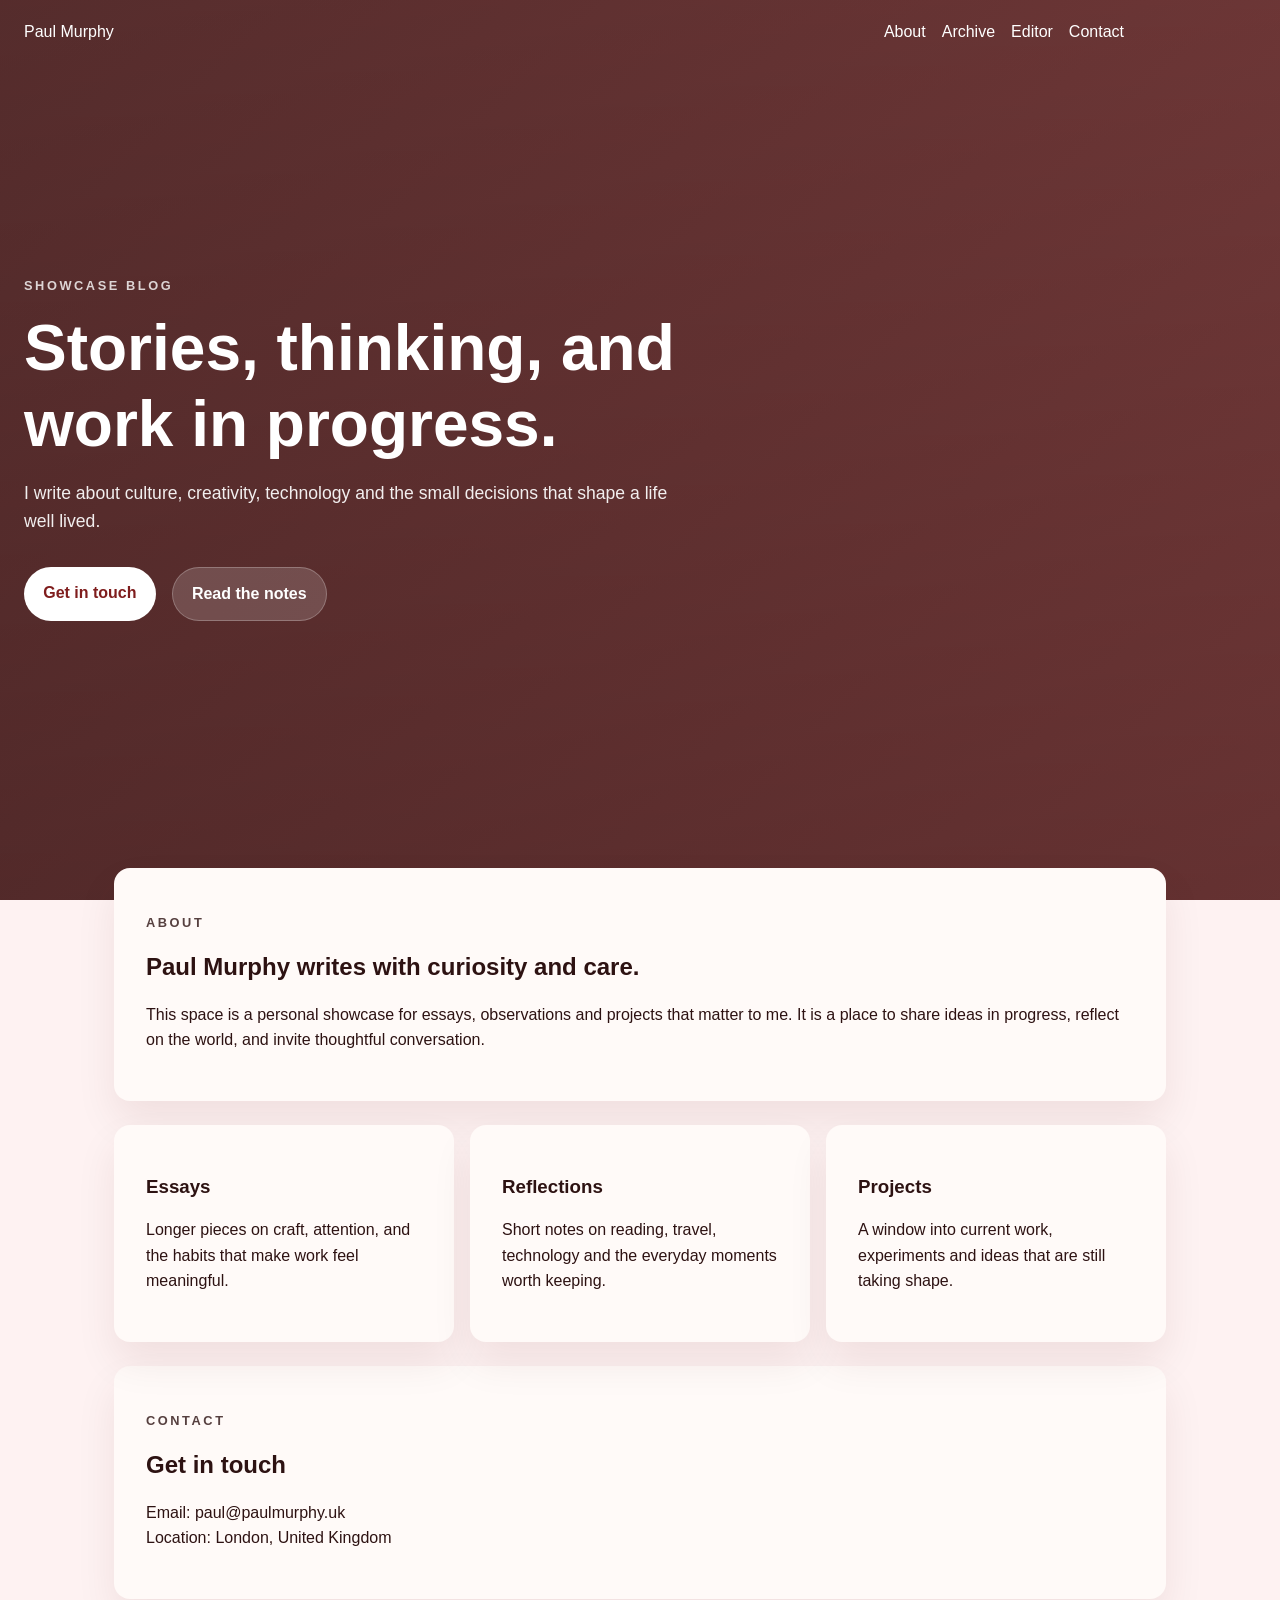
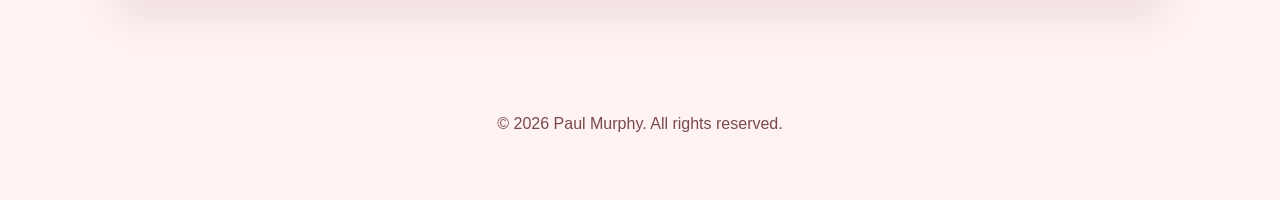
<file: index.html>
<!doctype html>
<html lang="en">
  <head>
    <meta charset="UTF-8" />
    <meta name="viewport" content="width=device-width, initial-scale=1.0" />
    <meta
      name="description"
      content="Paul Murphy’s showcase blog featuring writing, ideas, and reflections."
    />
    <title>Paul Murphy</title>
    <link rel="icon" type="image/svg+xml" href="favicon.svg" />
    <link rel="stylesheet" href="styles.css" />
  </head>
  <body>
    <header class="hero">
      <nav class="top-nav">
        <a href="#about" class="brand">Paul Murphy</a>
        <div class="nav-links">
          <a href="#about">About</a>
          <a href="archive.html">Archive</a>
          <a href="editor.html">Editor</a>
          <a href="#contact">Contact</a>
        </div>
      </nav>

      <div class="hero-content">
        <p class="eyebrow">Showcase blog</p>
        <h1>Stories, thinking, and work in progress.</h1>
        <p class="hero-copy">
          I write about culture, creativity, technology and the small decisions that shape a life well lived.
        </p>
        <div class="hero-actions">
          <a class="button primary" href="#contact">Get in touch</a>
          <a class="button secondary" href="#notes">Read the notes</a>
        </div>
      </div>
    </header>

    <main>
      <section id="about" class="section">
        <div class="section-heading">
          <p class="eyebrow">About</p>
          <h2>Paul Murphy writes with curiosity and care.</h2>
        </div>
        <p>
          This space is a personal showcase for essays, observations and projects that matter to me.
          It is a place to share ideas in progress, reflect on the world, and invite thoughtful conversation.
        </p>
      </section>

      <section id="notes" class="section cards">
        <article class="card">
          <h3>Essays</h3>
          <p>Longer pieces on craft, attention, and the habits that make work feel meaningful.</p>
        </article>
        <article class="card">
          <h3>Reflections</h3>
          <p>Short notes on reading, travel, technology and the everyday moments worth keeping.</p>
        </article>
        <article class="card">
          <h3>Projects</h3>
          <p>A window into current work, experiments and ideas that are still taking shape.</p>
        </article>
      </section>

      <section id="contact" class="section contact">
        <div class="section-heading">
          <p class="eyebrow">Contact</p>
          <h2>Get in touch</h2>
        </div>
        <p>
          Email: paul@paulmurphy.uk<br />
          Location: London, United Kingdom
        </p>
      </section>
    </main>

    <footer>
      <p>© 2026 Paul Murphy. All rights reserved.</p>
    </footer>

    <script src="script.js"></script>
  </body>
</html>
</file>
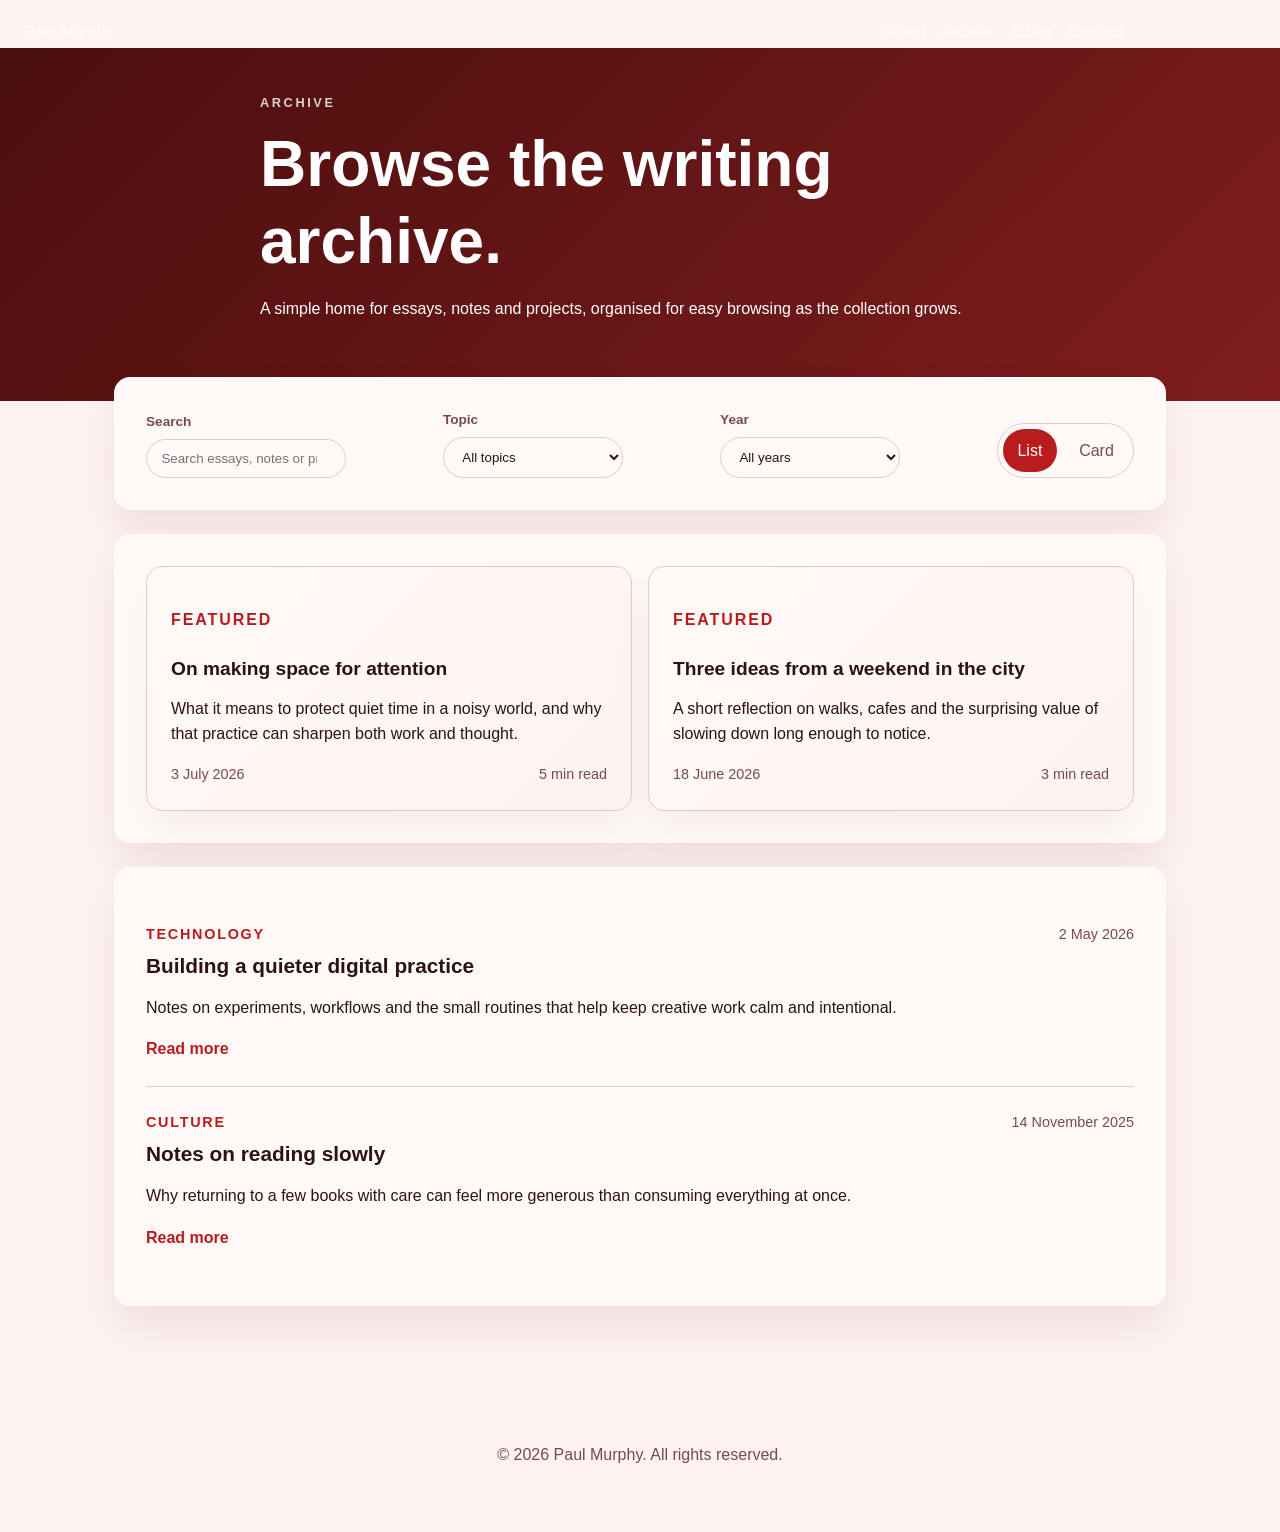
<file: archive.html>
<!doctype html>
<html lang="en">
  <head>
    <meta charset="UTF-8" />
    <meta name="viewport" content="width=device-width, initial-scale=1.0" />
    <meta name="description" content="Browse Paul Murphy's archive of essays, notes and projects." />
    <title>Archive | Paul Murphy</title>
    <link rel="icon" type="image/svg+xml" href="favicon.svg" />
    <link rel="stylesheet" href="styles.css" />
  </head>
  <body>
    <header class="archive-header">
      <nav class="top-nav archive-nav">
        <a href="index.html" class="brand">Paul Murphy</a>
        <div class="nav-links">
          <a href="index.html#about">About</a>
          <a href="archive.html" class="active">Archive</a>
          <a href="editor.html">Editor</a>
          <a href="index.html#contact">Contact</a>
        </div>
      </nav>

      <div class="archive-intro">
        <p class="eyebrow">Archive</p>
        <h1>Browse the writing archive.</h1>
        <p>
          A simple home for essays, notes and projects, organised for easy browsing as the collection grows.
        </p>
      </div>
    </header>

    <main class="archive-page">
      <section class="archive-toolbar section">
        <div class="search-group">
          <label for="search-input">Search</label>
          <input id="search-input" type="search" placeholder="Search essays, notes or projects" />
        </div>
        <div class="filter-group">
          <label for="topic-filter">Topic</label>
          <select id="topic-filter">
            <option value="all">All topics</option>
            <option value="Culture">Culture</option>
            <option value="Creativity">Creativity</option>
            <option value="Technology">Technology</option>
          </select>
        </div>
        <div class="filter-group">
          <label for="year-filter">Year</label>
          <select id="year-filter">
            <option value="all">All years</option>
            <option value="2026">2026</option>
            <option value="2025">2025</option>
          </select>
        </div>
        <div class="view-toggle" role="group" aria-label="Choose archive view">
          <button class="view-btn active" data-view="list" type="button">List</button>
          <button class="view-btn" data-view="card" type="button">Card</button>
        </div>
      </section>

      <section id="featured-posts" class="featured-posts section" aria-label="Featured entries"></section>

      <section id="archive-list" class="archive-list section" data-view="list">
        <div id="archive-items" class="archive-items"></div>
      </section>
    </main>

    <footer>
      <p>© 2026 Paul Murphy. All rights reserved.</p>
    </footer>

    <script src="script.js"></script>
  </body>
</html>
</file>
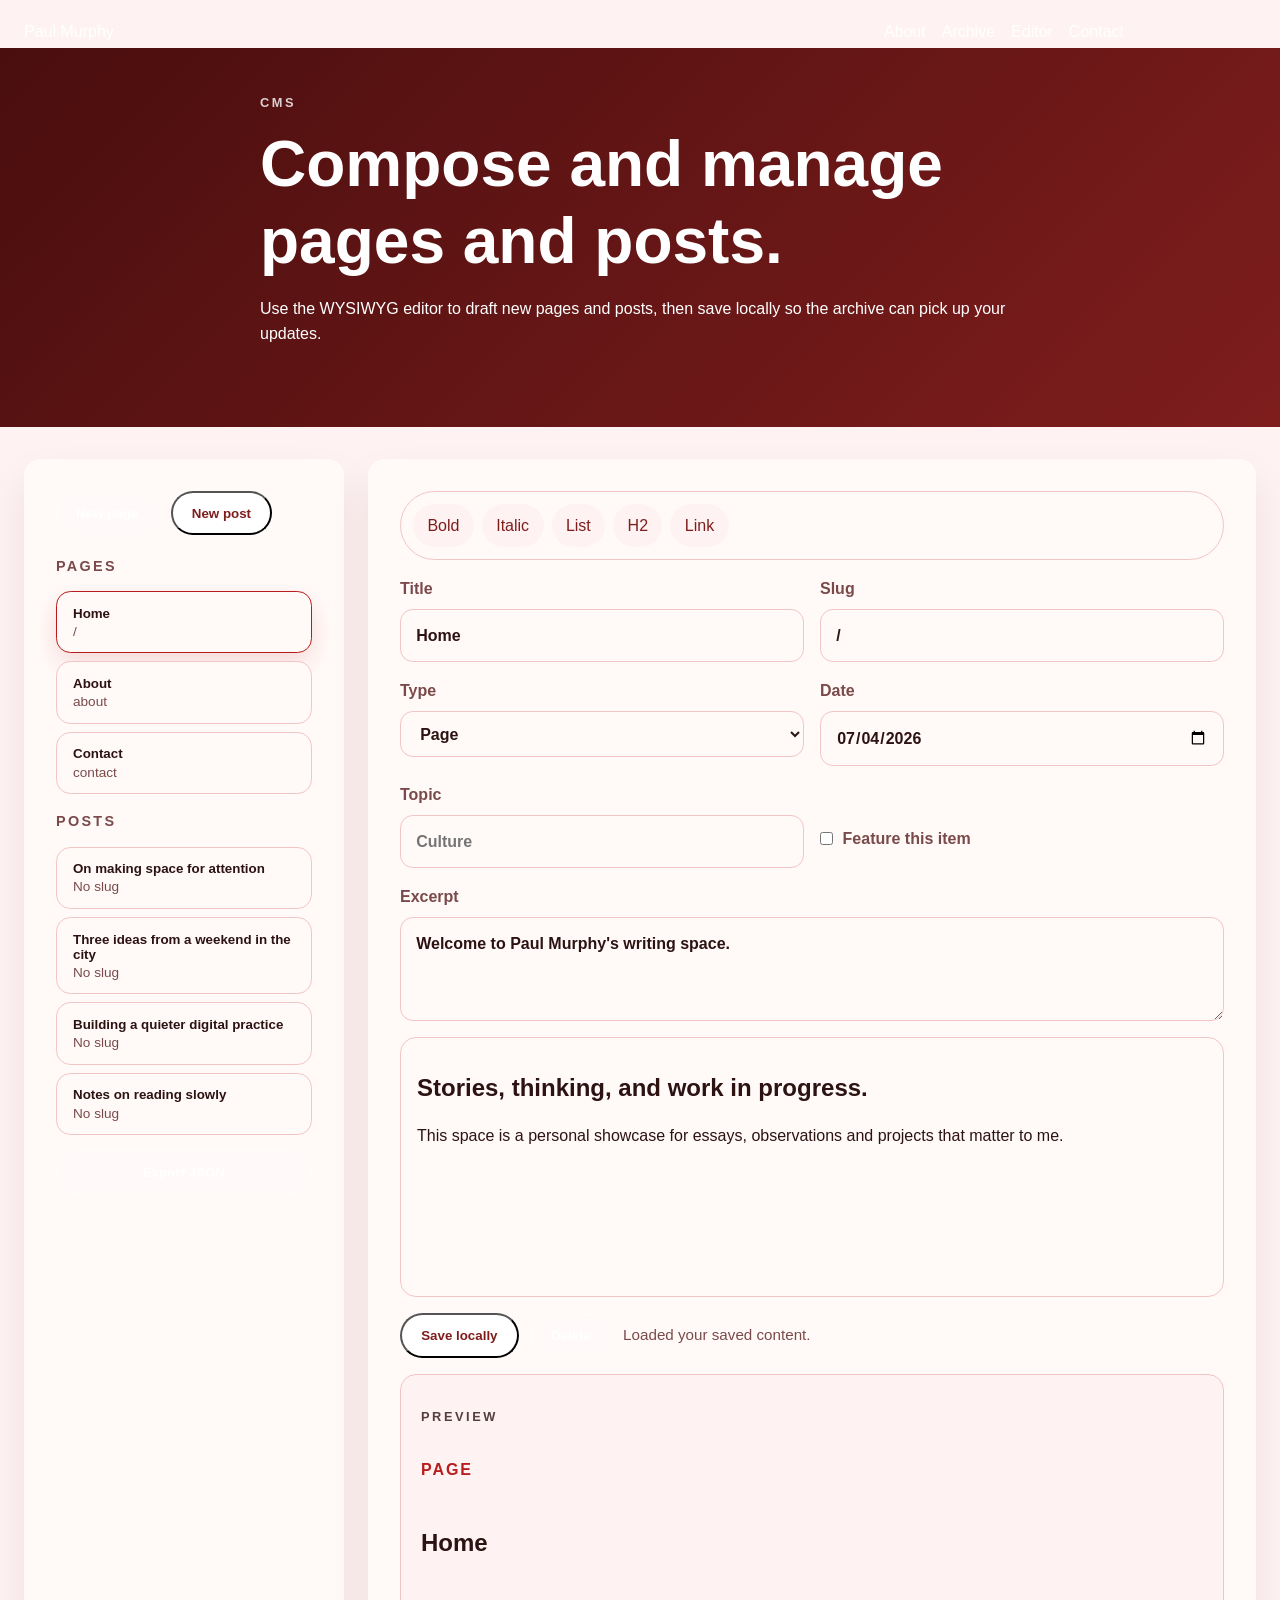
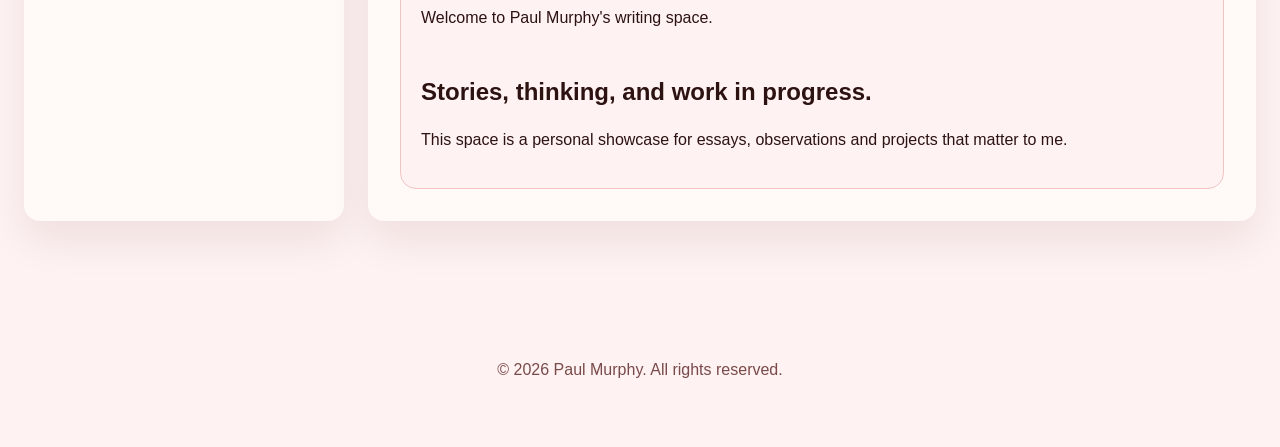
<file: editor.html>
<!doctype html>
<html lang="en">
  <head>
    <meta charset="UTF-8" />
    <meta name="viewport" content="width=device-width, initial-scale=1.0" />
    <meta name="description" content="Edit pages and posts for Paul Murphy's site." />
    <title>Editor | Paul Murphy</title>
    <link rel="icon" type="image/svg+xml" href="favicon.svg" />
    <link rel="stylesheet" href="styles.css" />
  </head>
  <body class="editor-page">
    <header class="archive-header editor-header">
      <nav class="top-nav archive-nav">
        <a href="index.html" class="brand">Paul Murphy</a>
        <div class="nav-links">
          <a href="index.html#about">About</a>
          <a href="archive.html">Archive</a>
          <a href="editor.html" class="active">Editor</a>
          <a href="index.html#contact">Contact</a>
        </div>
      </nav>

      <div class="archive-intro">
        <p class="eyebrow">CMS</p>
        <h1>Compose and manage pages and posts.</h1>
        <p>
          Use the WYSIWYG editor to draft new pages and posts, then save locally so the archive can pick up your updates.
        </p>
      </div>
    </header>

    <main class="editor-shell" data-editor-root>
      <aside class="editor-sidebar section">
        <div class="editor-sidebar-actions">
          <button id="new-page" class="button secondary" type="button">New page</button>
          <button id="new-post" class="button primary" type="button">New post</button>
        </div>
        <div id="entry-list" class="entry-list" aria-label="Pages and posts"></div>
        <button id="export-data" class="button secondary full-width" type="button">Export JSON</button>
      </aside>

      <section class="editor-workspace section">
        <div class="editor-toolbar" role="toolbar" aria-label="Rich text toolbar">
          <button type="button" data-command="bold">Bold</button>
          <button type="button" data-command="italic">Italic</button>
          <button type="button" data-command="insertUnorderedList">List</button>
          <button type="button" data-command="formatBlock" data-value="h2">H2</button>
          <button type="button" data-command="createLink">Link</button>
        </div>

        <div class="editor-form-grid">
          <label class="editor-field">
            <span>Title</span>
            <input id="entry-title" type="text" placeholder="Enter a title" />
          </label>
          <label class="editor-field">
            <span>Slug</span>
            <input id="entry-slug" type="text" placeholder="page-slug" />
          </label>
          <label class="editor-field">
            <span>Type</span>
            <select id="entry-type">
              <option value="page">Page</option>
              <option value="post">Post</option>
            </select>
          </label>
          <label class="editor-field">
            <span>Date</span>
            <input id="entry-date" type="date" />
          </label>
          <label class="editor-field">
            <span>Topic</span>
            <input id="entry-topic" type="text" placeholder="Culture" />
          </label>
          <label class="editor-field checkbox-field">
            <input id="entry-featured" type="checkbox" />
            <span>Feature this item</span>
          </label>
        </div>

        <label class="editor-field">
          <span>Excerpt</span>
          <textarea id="entry-excerpt" rows="3" placeholder="A short summary for the archive"></textarea>
        </label>

        <div id="editor-content" class="content-editor" contenteditable="true">
          Start writing your page or post here.
        </div>

        <div class="editor-actions">
          <button id="save-entry" class="button primary" type="button">Save locally</button>
          <button id="delete-entry" class="button secondary" type="button">Delete</button>
          <p id="editor-status" class="editor-status">Choose an item to start editing.</p>
        </div>

        <div class="preview-card">
          <p class="eyebrow">Preview</p>
          <div id="preview-frame"></div>
        </div>
      </section>
    </main>

    <footer>
      <p>© 2026 Paul Murphy. All rights reserved.</p>
    </footer>

    <script src="script.js"></script>
  </body>
</html>
</file>
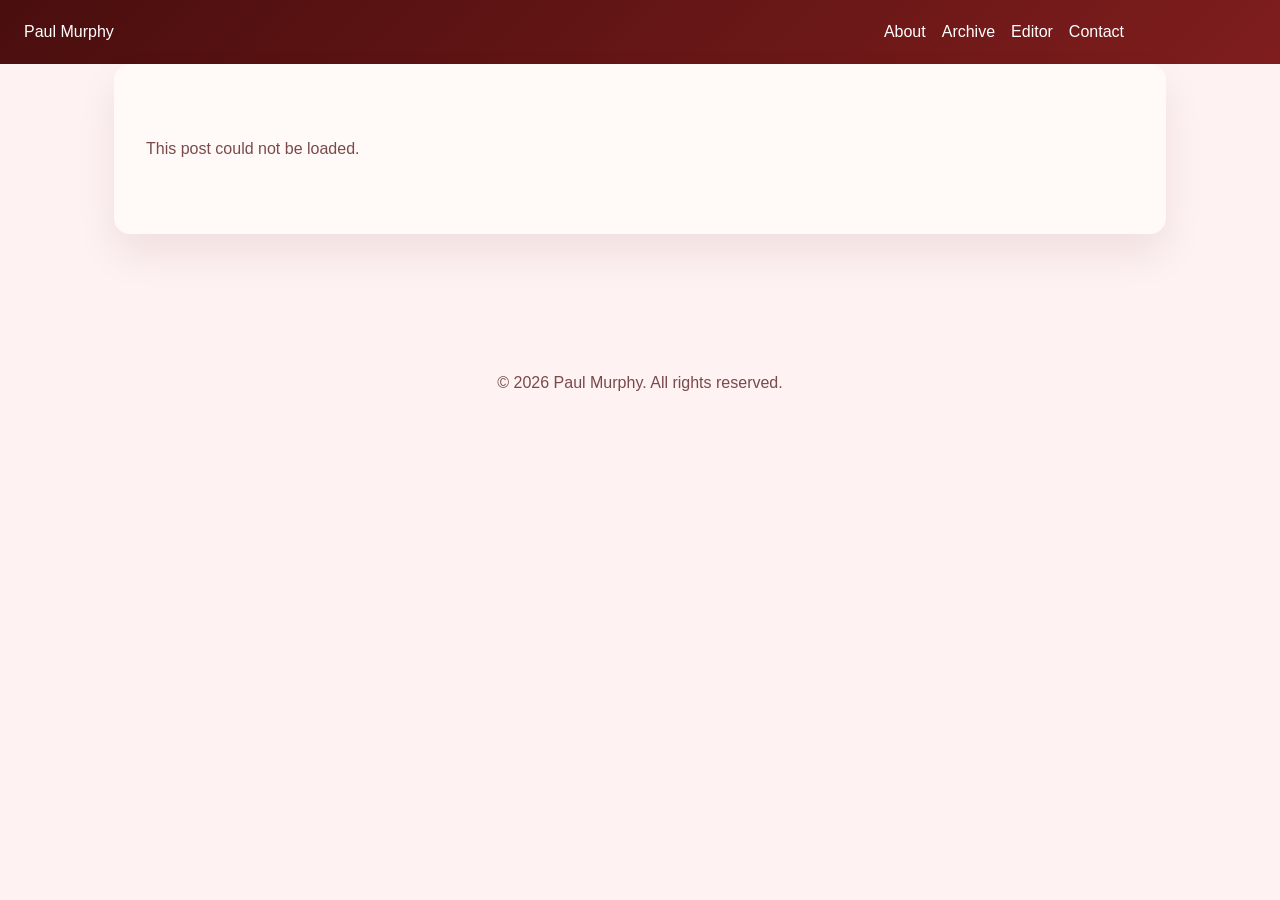
<file: post.html>
<!doctype html>
<html lang="en">
  <head>
    <meta charset="UTF-8" />
    <meta name="viewport" content="width=device-width, initial-scale=1.0" />
    <meta name="description" content="Read a post from Paul Murphy's archive." />
    <title>Post | Paul Murphy</title>
    <link rel="icon" type="image/svg+xml" href="favicon.svg" />
    <link rel="stylesheet" href="styles.css" />
  </head>
  <body>
    <header class="archive-header">
      <nav class="top-nav archive-nav">
        <a href="index.html" class="brand">Paul Murphy</a>
        <div class="nav-links">
          <a href="index.html#about">About</a>
          <a href="archive.html">Archive</a>
          <a href="editor.html">Editor</a>
          <a href="index.html#contact">Contact</a>
        </div>
      </nav>
    </header>

    <main class="archive-page">
      <article id="post-detail" class="section post-detail"></article>
    </main>

    <footer>
      <p>© 2026 Paul Murphy. All rights reserved.</p>
    </footer>

    <script src="script.js"></script>
  </body>
</html>
</file>
<file: styles.css>
:root {
  color-scheme: light;
  --bg: #4a0e0e;
  --bg-soft: #7f1d1d;
  --surface: #fffaf8;
  --surface-alt: #fef2f2;
  --text: #2d1212;
  --muted: #7a4a4a;
  --accent: #b91c1c;
  --accent-dark: #7f1d1d;
  --border: #f3c4c4;
  --header-bg: rgba(255, 255, 255, 0);
  --header-text: #ffffff;
}

* {
  box-sizing: border-box;
}

html {
  scroll-behavior: smooth;
}

body {
  margin: 0;
  font-family: Inter, "Segoe UI", Roboto, Arial, sans-serif;
  line-height: 1.6;
  color: var(--text);
  background: var(--surface-alt);
}

img {
  max-width: 100%;
  display: block;
}

.hero {
  position: relative;
  min-height: 100vh;
  display: flex;
  flex-direction: column;
  justify-content: flex-start;
  padding: 0 1.5rem 4rem;
  color: white;
  overflow: hidden;
  background:
    linear-gradient(135deg, rgba(74, 14, 14, 0.82) 0%, rgba(127, 29, 29, 0.78) 100%),
    url("https://images.unsplash.com/photo-1495020689067-958852a7765e?auto=format&fit=crop&w=1600&q=80") center/cover no-repeat;
}

.hero::after {
  content: "";
  position: absolute;
  inset: 0;
  background: linear-gradient(180deg, rgba(0, 0, 0, 0.2) 0%, rgba(0, 0, 0, 0.35) 100%);
  pointer-events: none;
}

.top-nav {
  position: fixed;
  top: 0;
  z-index: 10;
  display: flex;
  justify-content: space-between;
  align-items: center;
  max-width: 1100px;
  width: 100%;
  margin: 0 auto;
  padding: 1.2rem 0;
  background: var(--header-bg);
  color: var(--header-text);
  transition: background 180ms ease, color 180ms ease, box-shadow 180ms ease;
}

body.scrolled .top-nav {
  background: rgba(255, 255, 255, 0.96);
  color: var(--accent-dark);
  box-shadow: 0 8px 24px rgba(74, 14, 14, 0.1);
}

.brand,
.nav-links a {
  color: inherit;
  text-decoration: none;
}

.nav-links {
  display: flex;
  gap: 1rem;
}

.hero-content {
  position: relative;
  z-index: 1;
  max-width: 760px;
  margin: auto 0;
  text-align: left;
  padding-top: 3rem;
}

.eyebrow {
  text-transform: uppercase;
  letter-spacing: 0.2em;
  font-size: 0.8rem;
  font-weight: 700;
  opacity: 0.8;
}

h1,
h2,
h3 {
  line-height: 1.2;
}

h1 {
  font-size: clamp(2.4rem, 5vw, 4rem);
  margin: 0.3rem 0 1rem;
}

.hero-copy {
  font-size: 1.1rem;
  max-width: 650px;
  margin: 0 0 2rem;
  color: rgba(255, 255, 255, 0.92);
}

.hero-actions {
  display: flex;
  justify-content: flex-start;
  gap: 1rem;
  flex-wrap: wrap;
}

.button {
  display: inline-block;
  padding: 0.8rem 1.2rem;
  border-radius: 999px;
  text-decoration: none;
  font-weight: 600;
  transition: transform 120ms ease, background 120ms ease;
}

.button:hover {
  transform: translateY(-1px);
}

.button.primary {
  background: white;
  color: var(--accent-dark);
}

.button.secondary {
  background: rgba(255, 255, 255, 0.16);
  color: white;
  border: 1px solid rgba(255, 255, 255, 0.24);
}

main {
  max-width: 1100px;
  margin: -2rem auto 0;
  padding: 0 1.5rem 4rem;
  position: relative;
  z-index: 2;
}

.archive-header {
  background: linear-gradient(135deg, var(--bg) 0%, var(--bg-soft) 100%);
  color: white;
  padding: 0 1.5rem 4rem;
}

.archive-nav {
  max-width: 1100px;
  margin: 0 auto;
}

.archive-intro {
  max-width: 760px;
  margin: 3rem auto 0;
  padding-top: 2rem;
}

.archive-page {
  margin: 0 auto;
  padding: 0 1.5rem 4rem;
}

.archive-toolbar {
  display: flex;
  flex-wrap: wrap;
  gap: 1rem;
  align-items: end;
  justify-content: space-between;
  margin-top: -1.5rem;
}
 
.search-group,
.filter-group {
  display: flex;
  flex-direction: column;
  gap: 0.35rem;
  min-width: 180px;
}
 
.search-group label,
.filter-group label {
  font-size: 0.85rem;
  font-weight: 600;
  color: var(--muted);
}
 
.search-group input,
.filter-group select {
  border: 1px solid var(--border);
  border-radius: 999px;
  padding: 0.7rem 0.9rem;
  background: var(--surface);
  color: var(--text);
}
 
.view-toggle {
  display: inline-flex;
  gap: 0.5rem;
  padding: 0.3rem;
  border: 1px solid var(--border);
  border-radius: 999px;
  background: var(--surface);
}
 
.view-btn {
  border: none;
  background: transparent;
  color: var(--muted);
  padding: 0.55rem 0.9rem;
  border-radius: 999px;
  cursor: pointer;
  font: inherit;
}
 
.view-btn.active {
  background: var(--accent);
  color: white;
}
 
.featured-posts {
  display: grid;
  gap: 1rem;
  grid-template-columns: repeat(2, minmax(0, 1fr));
}
 
.featured-card {
  background: linear-gradient(135deg, rgba(255, 250, 248, 0.96) 0%, rgba(254, 242, 242, 0.96) 100%);
  border: 1px solid var(--border);
  border-radius: 1rem;
  padding: 1.5rem;
  box-shadow: 0 20px 40px rgba(74, 14, 14, 0.05);
}
 
.featured-card h3 {
  margin: 0.5rem 0 0.6rem;
  font-size: 1.2rem;
}
 
.archive-items {
  display: flex;
  flex-direction: column;
  gap: 0;
}
 
.archive-list[data-view="list"] .archive-item {
  display: block;
  padding: 1.5rem 0;
  border-bottom: 1px solid var(--border);
}
 
.archive-list[data-view="list"] .archive-item:last-child {
  border-bottom: none;
}
 
.archive-list[data-view="card"] .archive-items {
  display: grid;
  grid-template-columns: repeat(2, minmax(0, 1fr));
  gap: 1rem;
}
 
.archive-list[data-view="card"] .archive-item {
  background: var(--surface);
  border: 1px solid var(--border);
  border-radius: 1rem;
  padding: 1.5rem;
  box-shadow: 0 20px 40px rgba(74, 14, 14, 0.06);
}
 
.archive-item h2 {
  margin: 0.5rem 0 0.6rem;
  font-size: 1.3rem;
}
 
.archive-meta {
  display: flex;
  justify-content: space-between;
  gap: 1rem;
  color: var(--muted);
  font-size: 0.9rem;
}
 
.archive-tag {
  display: inline-flex;
  align-items: center;
  gap: 0.25rem;
  font-weight: 700;
  text-transform: uppercase;
  letter-spacing: 0.12em;
  color: var(--accent);
}
 
.text-link {
  color: var(--accent);
  font-weight: 600;
  text-decoration: none;
}
 
.empty-state {
  padding: 1.5rem 0;
  color: var(--muted);
}

.section {
  background: var(--surface);
  padding: 2rem;
  border-radius: 1rem;
  box-shadow: 0 20px 40px rgba(74, 14, 14, 0.08);
  margin-bottom: 1.5rem;
}

.cards {
  display: grid;
  grid-template-columns: repeat(3, minmax(0, 1fr));
  gap: 1rem;
  padding: 0;
  background: transparent;
  box-shadow: none;
}

.card {
  background: var(--surface);
  padding: 2rem;
  border-radius: 1rem;
  box-shadow: 0 20px 40px rgba(74, 14, 14, 0.08);
}

.contact {
  margin-bottom: 0;
}

footer {
  text-align: center;
  padding: 2rem 1.5rem 3rem;
  color: var(--muted);
}

@media (max-width: 768px) {
  .hero {
    padding: 0 1rem 3rem;
  }

  .top-nav {
    flex-direction: column;
    gap: 0.8rem;
    align-items: flex-start;
  }

  .nav-links {
    gap: 0.75rem;
    flex-wrap: wrap;
  }

  .hero-content {
    padding-top: 2rem;
  }

  .cards {
    grid-template-columns: 1fr;
  }

  .section {
    padding: 1.5rem;
  }

  .editor-shell {
    grid-template-columns: 1fr;
  }

  .editor-sidebar {
    order: 2;
  }
}

.editor-page .archive-header {
  min-height: auto;
}

.editor-shell {
  display: grid;
  grid-template-columns: minmax(260px, 320px) 1fr;
  gap: 1.5rem;
  max-width: 1300px;
  margin: 0 auto;
  padding: 2rem 1.5rem 4rem;
}

.editor-sidebar,
.editor-workspace {
  display: flex;
  flex-direction: column;
  gap: 1rem;
}

.editor-sidebar-actions {
  display: flex;
  gap: 0.75rem;
  flex-wrap: wrap;
}

.full-width {
  width: 100%;
}

.entry-list {
  display: flex;
  flex-direction: column;
  gap: 0.8rem;
}

.entry-list h3 {
  margin: 0.4rem 0 0.2rem;
  font-size: 0.9rem;
  text-transform: uppercase;
  letter-spacing: 0.16em;
  color: var(--muted);
}

.entry-group {
  display: flex;
  flex-direction: column;
  gap: 0.5rem;
}

.entry-card {
  border: 1px solid var(--border);
  background: var(--surface);
  border-radius: 0.9rem;
  padding: 0.85rem 1rem;
  text-align: left;
  cursor: pointer;
  display: flex;
  flex-direction: column;
  gap: 0.2rem;
  color: var(--text);
}

.entry-card.active {
  border-color: var(--accent);
  box-shadow: 0 10px 24px rgba(185, 28, 28, 0.14);
}

.entry-card span {
  color: var(--muted);
  font-size: 0.85rem;
}

.editor-toolbar {
  display: flex;
  flex-wrap: wrap;
  gap: 0.5rem;
  padding: 0.75rem;
  border: 1px solid var(--border);
  border-radius: 999px;
  background: var(--surface);
}

.editor-toolbar button {
  border: none;
  background: var(--surface-alt);
  border-radius: 999px;
  padding: 0.55rem 0.9rem;
  cursor: pointer;
  font: inherit;
  color: var(--accent-dark);
}

.editor-form-grid {
  display: grid;
  grid-template-columns: repeat(2, minmax(0, 1fr));
  gap: 1rem;
}

.editor-field {
  display: flex;
  flex-direction: column;
  gap: 0.45rem;
  font-weight: 600;
  color: var(--muted);
}

.editor-field input,
.editor-field textarea,
.editor-field select {
  border: 1px solid var(--border);
  border-radius: 0.8rem;
  padding: 0.8rem 0.95rem;
  font: inherit;
  color: var(--text);
  background: var(--surface);
}

.checkbox-field {
  flex-direction: row;
  align-items: center;
  gap: 0.6rem;
  min-height: 3rem;
  padding-top: 1.75rem;
}

.checkbox-field input {
  width: auto;
  margin: 0;
}

.content-editor {
  min-height: 260px;
  border: 1px solid var(--border);
  border-radius: 1rem;
  padding: 1rem;
  background: var(--surface);
  color: var(--text);
  outline: none;
}

.content-editor:focus {
  border-color: var(--accent);
  box-shadow: 0 0 0 3px rgba(185, 28, 28, 0.12);
}

.editor-actions {
  display: flex;
  flex-wrap: wrap;
  gap: 0.75rem;
  align-items: center;
}

.editor-status {
  margin: 0;
  color: var(--muted);
  font-size: 0.95rem;
}

.editor-status[data-tone='success'] {
  color: var(--accent);
}

.preview-card {
  border: 1px solid var(--border);
  border-radius: 1rem;
  padding: 1.25rem;
  background: var(--surface-alt);
}

.preview-article {
  display: flex;
  flex-direction: column;
  gap: 0.7rem;
}

.preview-content {
  color: var(--text);
}

.post-body {
  display: flex;
  flex-direction: column;
  gap: 0.8rem;
  margin-top: 1rem;
}

.post-body p,
.post-body ul,
.post-body ol {
  margin: 0;
}

.post-body h2,
.post-body h3 {
  margin: 0.25rem 0 0;
}
</file>
